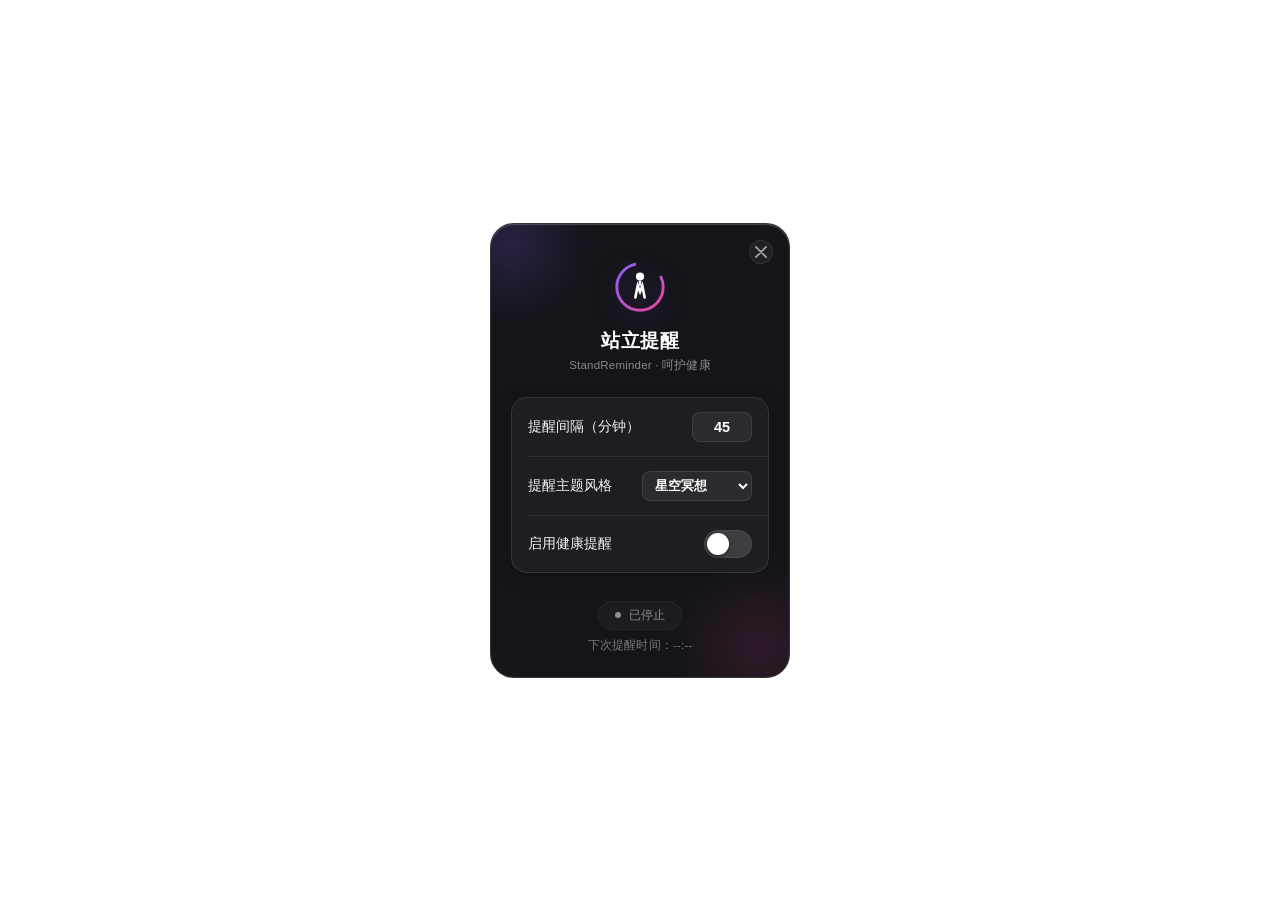
<file: src/index.html>
<!DOCTYPE html>
<html lang="zh-CN">

<head>
    <meta charset="UTF-8">
    <meta name="viewport" content="width=device-width, initial-scale=1.0">
    <title>站立提醒</title>
    <link rel="stylesheet" href="style.css">
</head>

<body>
    <div class="container">
        <!-- Close button at the very top right -->
        <button id="close-btn" class="close-btn" title="隐藏到托盘">
            <svg width="12" height="12" viewBox="0 0 14 14" fill="none" xmlns="http://www.w3.org/2000/svg">
                <path d="M1 1L13 13M1 13L13 1" stroke="currentColor" stroke-width="2" stroke-linecap="round" />
            </svg>
        </button>

        <div class="header">
            <!-- Animated Premium Logo -->
            <div class="app-logo">
                <svg viewBox="0 0 100 100" fill="none" xmlns="http://www.w3.org/2000/svg">
                    <!-- Shifting gradient ring -->
                    <circle cx="50" cy="50" r="40" stroke="url(#logo-grad)" stroke-width="5" stroke-dasharray="180 50"
                        class="logo-ring" />
                    <!-- Standing figure icon -->
                    <circle cx="50" cy="32" r="7" fill="white" />
                    <path d="M42 68 L46 48 L50 58 L54 48 L58 68" stroke="white" stroke-width="4.5"
                        stroke-linecap="round" />
                    <path d="M50 39 L50 48" stroke="white" stroke-width="4.5" />
                    <!-- Linear gradient definition -->
                    <defs>
                        <linearGradient id="logo-grad" x1="0" y1="0" x2="1" y2="1">
                            <stop offset="0%" stop-color="#8B5CF6" />
                            <stop offset="100%" stop-color="#EC4899" />
                        </linearGradient>
                    </defs>
                </svg>
            </div>
            <h1>站立提醒</h1>
            <p>StandReminder · 呵护健康</p>
        </div>

        <div class="card">
            <div class="row">
                <label for="interval">提醒间隔（分钟）</label>
                <div class="input-wrapper">
                    <input type="number" id="interval" value="45" min="1" max="120">
                </div>
            </div>
            <div class="divider"></div>
            <div class="row">
                <label for="bg-style">提醒主题风格</label>
                <div class="select-wrapper">
                    <select id="bg-style">
                        <option value="zen">星空冥想</option>
                        <option value="cyber">赛博霓虹</option>
                        <option value="night">极夜幻境</option>
                        <option value="pulse">律动几何</option>
                        <option value="bloom">绚丽绽放</option>
                        <option value="warp">星空跃迁</option>
                        <option value="crystal">水晶幻境</option>
                        <option value="swirl">时空漩涡</option>
                        <option value="random">🎲 随机主题</option>
                    </select>
                </div>
            </div>
            <div class="divider"></div>
            <div class="row">
                <span>启用健康提醒</span>
                <label class="switch">
                    <input type="checkbox" id="toggle-switch">
                    <span class="slider"></span>
                </label>
            </div>
        </div>

        <div class="status-container">
            <div class="status-badge">
                <span class="status-dot" id="status-dot"></span>
                <span class="status-text" id="status-text">已停止</span>
            </div>
            <div class="next-reminder" id="next-reminder">下次提醒时间：--:--</div>
        </div>
    </div>
    <script src="main.js"></script>
</body>

</html>
</file>
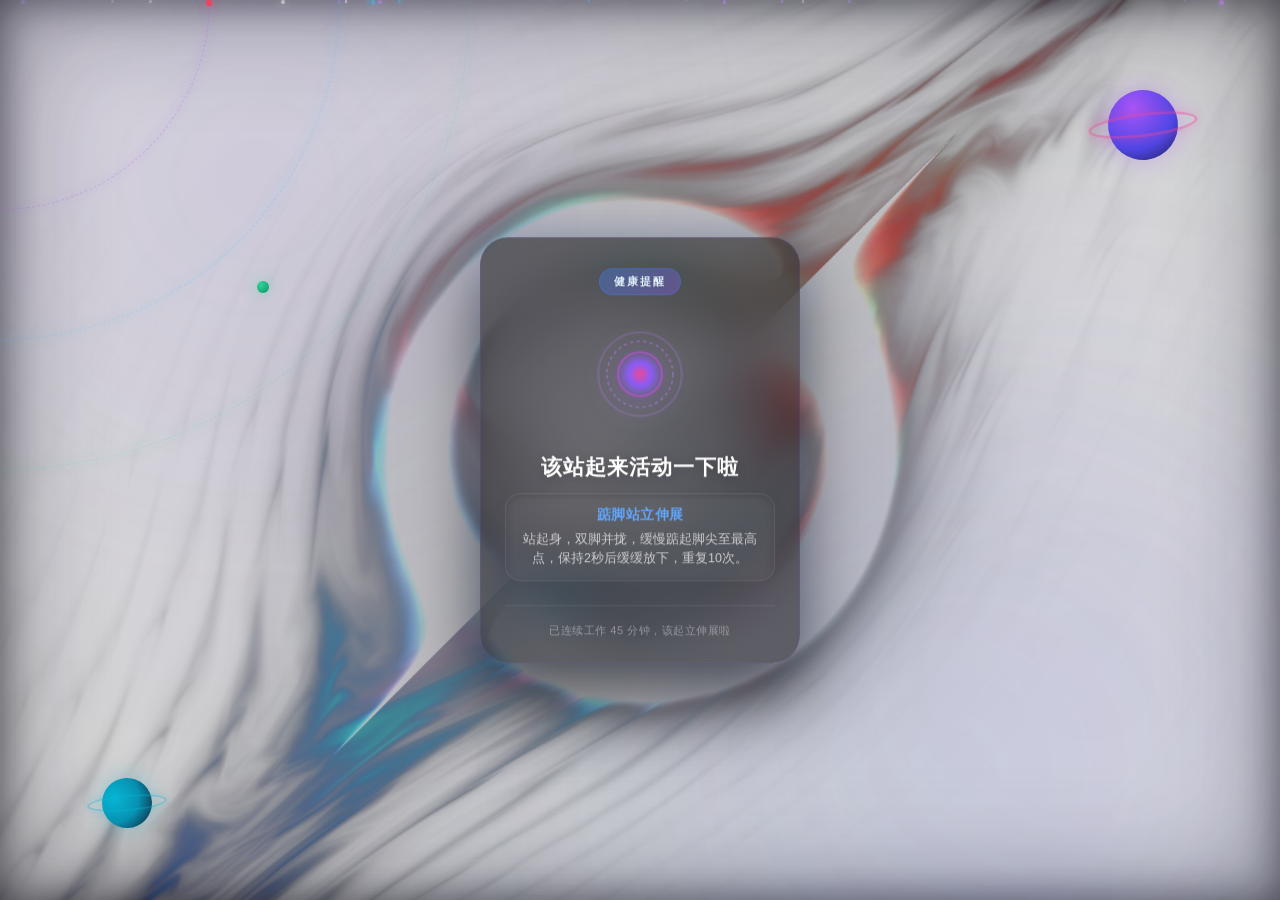
<file: src/alert.html>
<!DOCTYPE html>
<html lang="zh-CN">

<head>
    <meta charset="UTF-8">
    <meta name="viewport" content="width=device-width, initial-scale=1.0">
    <title>站立健康提示</title>
    <link rel="stylesheet" href="alert.css">
</head>

<body>
    <script>
        const bgStyle = localStorage.getItem('bgStyle') || 'zen';
        document.body.className = 'theme-' + bgStyle;
    </script>

    <!-- WebGL Canvas (used by zen theme) -->
    <canvas id="glcanvas"></canvas>

    <!-- Flowing Aurora Border (shared by all themes) -->
    <div class="marquee-border" id="borderElem">
        <div class="aura-glow aura-glow-1"></div>
        <div class="aura-glow aura-glow-2"></div>
        <div class="aura-glow aura-glow-3"></div>
    </div>

    <!-- Theme Effects Layer (dynamically populated by theme JS) -->
    <div id="themeEffectsLayer"></div>

    <!-- Floating Particles in Background -->
    <div class="particles-container" id="particlesContainer"></div>

    <!-- Central Glassmorphism Alert Card -->
    <div class="center-alert" id="centerElem">
        <div class="glass-card">
            <!-- Top badge -->
            <div class="badge">健康提醒</div>
            
            <!-- Dynamic SVG Exercise Icon Area (populated by theme JS) -->
            <div class="icon-section" id="iconSection"></div>

            <!-- Health Guideline Text -->
            <div class="content-section">
                <h2 class="title" id="alertTitle">该站起来活动一下啦</h2>
                <div class="tips-container">
                    <p class="guide-subtitle" id="guideStep">加载中...</p>
                    <p class="guide-desc" id="guideText">跟着上方的动画舒缓身体吧</p>
                </div>
            </div>

            <!-- Visual feedback / progress ring at bottom of card -->
            <div class="glass-footer">
                <span class="footer-tip" id="footerText">关注健康，拒绝久坐</span>
            </div>
        </div>
    </div>
    
    <script type="module" src="alert.js"></script>
</body>

</html>
</file>
<file: src/style.css>
:root {
    --accent-start: #8B5CF6;
    --accent-end: #EC4899;
    --accent-green: #34C759;
    --text-primary: #ffffff;
    --text-secondary: rgba(255, 255, 255, 0.5);
    --border-color: rgba(255, 255, 255, 0.1);
    --card-bg: rgba(255, 255, 255, 0.04);
}

* {
    box-sizing: border-box;
    margin: 0;
    padding: 0;
    font-family: "Outfit", -apple-system, BlinkMacSystemFont, "SF Pro Text", "Segoe UI", Roboto, Helvetica, Arial, sans-serif;
    user-select: none;
}

body {
    background-color: transparent;
    overflow: hidden;
    height: 100vh;
    display: flex;
    align-items: center;
    justify-content: center;
}

/* ============================================
   主面板容器 (Glassmorphism Container)
   ============================================ */
.container {
    width: 300px;
    height: 455px;
    background-color: #141419; /* Opaque background to prevent text leak-through */
    border-radius: 24px;
    overflow: hidden; /* Prevent ambient glow blobs from bleeding into transparent window bounds */
    border: 1px solid rgba(255, 255, 255, 0.14);
    box-shadow: 
        inset 0 1px 0 rgba(255, 255, 255, 0.2),
        inset 0 0 20px rgba(255, 255, 255, 0.02);
    padding: 24px 20px;
    display: flex;
    flex-direction: column;
    position: relative;
    z-index: 1;
    -webkit-app-region: drag; /* Make the entire panel draggable by default */
}

/* Ambient glow blobs inside the container */
.container::before {
    content: '';
    position: absolute;
    top: -60px;
    left: -60px;
    width: 160px;
    height: 160px;
    background: radial-gradient(circle, rgba(139, 92, 246, 0.18) 0%, rgba(139, 92, 246, 0) 70%);
    pointer-events: none;
    z-index: -1;
    animation: float-blob-1 12s ease-in-out infinite alternate;
}

.container::after {
    content: '';
    position: absolute;
    bottom: -60px;
    right: -60px;
    width: 180px;
    height: 180px;
    background: radial-gradient(circle, rgba(236, 72, 153, 0.12) 0%, rgba(236, 72, 153, 0) 70%);
    pointer-events: none;
    z-index: -1;
    animation: float-blob-2 15s ease-in-out infinite alternate;
}

@keyframes float-blob-1 {
    0% { transform: translate(0, 0) scale(1); }
    100% { transform: translate(30px, 20px) scale(1.15); }
}

@keyframes float-blob-2 {
    0% { transform: translate(0, 0) scale(1); }
    100% { transform: translate(-30px, -20px) scale(1.1); }
}

/* ============================================
   头部与关闭按钮
   ============================================ */
.header {
    text-align: center;
    margin-bottom: 24px;
    margin-top: 10px;
    -webkit-app-region: drag;
    position: relative;
    z-index: 2;
}

.close-btn {
    position: absolute;
    top: 16px; /* Inset from top to prevent clipping and align with container padding */
    right: 16px; /* Inset from right */
    background: rgba(255, 255, 255, 0.05);
    border: 1px solid rgba(255, 255, 255, 0.08);
    border-radius: 50%;
    width: 24px;
    height: 24px;
    display: flex;
    align-items: center;
    justify-content: center;
    cursor: pointer;
    -webkit-app-region: no-drag;
    color: rgba(255, 255, 255, 0.6);
    transition: all 0.25s ease;
    z-index: 10;
}

.close-btn:hover {
    background: rgba(239, 68, 68, 0.2);
    border-color: rgba(239, 68, 68, 0.3);
    color: #ff9b9b;
    transform: scale(1.05);
}

.close-btn svg {
    display: block;
}

/* Animated Logo */
.app-logo {
    width: 58px;
    height: 58px;
    margin: 0 auto 12px auto;
    filter: drop-shadow(0 4px 12px rgba(139, 92, 246, 0.3));
    -webkit-app-region: no-drag;
}

.logo-ring {
    animation: rotate-logo-ring 14s linear infinite;
    transform-origin: 50px 50px;
}

@keyframes rotate-logo-ring {
    0% { transform: rotate(0deg); }
    100% { transform: rotate(360deg); }
}

h1 {
    font-size: 19px;
    font-weight: 700;
    color: var(--text-primary);
    margin-bottom: 4px;
    letter-spacing: 0.5px;
}

p {
    font-size: 11.5px;
    color: var(--text-secondary);
    letter-spacing: 0.2px;
}

/* ============================================
   设置项卡片
   ============================================ */
.card {
    background: var(--card-bg);
    border: 1px solid var(--border-color);
    border-radius: 16px;
    overflow: hidden;
    box-shadow: 0 4px 20px rgba(0, 0, 0, 0.15);
    margin-bottom: 20px;
    z-index: 2;
    -webkit-app-region: no-drag; /* Prevent card area from triggering drag */
}

.row {
    display: flex;
    justify-content: space-between;
    align-items: center;
    padding: 14px 16px;
    transition: background-color 0.2s ease;
}

.row:hover {
    background-color: rgba(255, 255, 255, 0.02);
}

.row span, .row label {
    font-size: 14px;
    color: rgba(255, 255, 255, 0.95);
    font-weight: 500;
    cursor: pointer;
}

/* 数字输入框 */
.input-wrapper {
    -webkit-app-region: no-drag;
}

input[type="number"] {
    width: 60px;
    height: 30px;
    text-align: center;
    border: 1px solid rgba(255, 255, 255, 0.1);
    background: rgba(255, 255, 255, 0.06);
    border-radius: 8px;
    font-size: 14.5px;
    font-weight: 600;
    color: #ffffff;
    outline: none;
    transition: all 0.25s ease;
}

input[type="number"]:focus {
    border-color: rgba(139, 92, 246, 0.5);
    background: rgba(255, 255, 255, 0.1);
    box-shadow: 0 0 10px rgba(139, 92, 246, 0.2);
}

input[type="number"]::-webkit-inner-spin-button, 
input[type="number"]::-webkit-outer-spin-button {
    -webkit-appearance: none;
    margin: 0;
}

/* 下拉选择框 */
.select-wrapper {
    -webkit-app-region: no-drag;
}

select {
    width: 110px;
    height: 30px;
    padding: 0 8px;
    border: 1px solid rgba(255, 255, 255, 0.1);
    background: rgba(255, 255, 255, 0.06);
    border-radius: 8px;
    font-size: 12.5px;
    font-weight: 600;
    color: #ffffff;
    outline: none;
    cursor: pointer;
    transition: all 0.25s ease;
    text-align-last: left;
    padding-left: 8px;
}

select:focus {
    border-color: rgba(139, 92, 246, 0.5);
    background: rgba(255, 255, 255, 0.1);
    box-shadow: 0 0 10px rgba(139, 92, 246, 0.2);
}

select option {
    background-color: #141419;
    color: #ffffff;
    font-weight: 500;
}

.divider {
    height: 1px;
    background: rgba(255, 255, 255, 0.08);
    margin-left: 16px;
}

/* ============================================
   滑动开关 (Toggle Switch)
   ============================================ */
.switch {
    position: relative;
    display: inline-block;
    width: 48px;
    height: 28px;
    -webkit-app-region: no-drag;
}

.switch input { 
    opacity: 0;
    width: 0;
    height: 0;
}

.slider {
    position: absolute;
    cursor: pointer;
    top: 0;
    left: 0;
    right: 0;
    bottom: 0;
    background-color: rgba(255, 255, 255, 0.15);
    transition: .3s cubic-bezier(0.25, 1, 0.5, 1);
    border-radius: 30px;
    border: 1px solid rgba(255, 255, 255, 0.05);
}

.slider:before {
    position: absolute;
    content: "";
    height: 22px;
    width: 22px;
    left: 2px;
    bottom: 2px;
    background-color: white;
    transition: .3s cubic-bezier(0.25, 1, 0.5, 1);
    border-radius: 50%;
    box-shadow: 0 2px 5px rgba(0, 0, 0, 0.35);
}

input:checked + .slider {
    background: linear-gradient(135deg, var(--accent-start), var(--accent-end));
    border-color: transparent;
    box-shadow: 0 0 12px rgba(139, 92, 246, 0.3);
}

input:checked + .slider:before {
    transform: translateX(20px);
}

/* ============================================
   底部状态徽章 (Status Badge)
   ============================================ */
.status-container {
    margin-top: auto;
    display: flex;
    flex-direction: column;
    align-items: center;
    gap: 8px;
    z-index: 2;
}

.next-reminder {
    font-size: 11.5px;
    color: var(--text-secondary);
    font-weight: 500;
    transition: all 0.35s ease;
    opacity: 0.85;
    letter-spacing: 0.2px;
}

.status-container.active .next-reminder {
    color: rgba(255, 255, 255, 0.75);
    text-shadow: 0 0 10px rgba(139, 92, 246, 0.15);
}

.status-badge {
    display: inline-flex;
    align-items: center;
    gap: 8px;
    padding: 6px 16px;
    border-radius: 20px;
    background: rgba(255, 255, 255, 0.03);
    border: 1px solid rgba(255, 255, 255, 0.05);
    box-shadow: inset 0 1px 3px rgba(0, 0, 0, 0.1);
    transition: all 0.35s cubic-bezier(0.25, 1, 0.5, 1);
    -webkit-app-region: no-drag; /* Prevent badge area from triggering drag */
}

.status-dot {
    width: 6px;
    height: 6px;
    border-radius: 50%;
    background-color: #8E8E93;
    transition: all 0.35s ease;
}

.status-text {
    font-size: 11.5px;
    color: var(--text-secondary);
    font-weight: 500;
    transition: all 0.35s ease;
}

/* Active State Badge */
.status-container.active .status-badge {
    background: rgba(139, 92, 246, 0.08);
    border-color: rgba(139, 92, 246, 0.18);
    box-shadow: 0 4px 15px rgba(139, 92, 246, 0.05);
}

.status-container.active .status-dot {
    background-color: var(--accent-green);
    box-shadow: 
        0 0 6px var(--accent-green),
        0 0 12px var(--accent-green);
    animation: pulse-dot 2.5s infinite;
}

.status-container.active .status-text {
    color: #e9d5ff; /* Light purple */
}

@keyframes pulse-dot {
    0%, 100% {
        opacity: 0.8;
        transform: scale(1);
    }
    50% {
        opacity: 1;
        transform: scale(1.2);
    }
}
</file>
<file: src/alert.css>
* {
    margin: 0;
    padding: 0;
    box-sizing: border-box;
}

body, html {
    width: 100vw;
    height: 100vh;
    background-color: transparent;
    overflow: hidden;
    pointer-events: none;
    user-select: none;
    font-family: "Outfit", -apple-system, BlinkMacSystemFont, "SF Pro Display", "Segoe UI", Roboto, Helvetica, Arial, sans-serif;
    color: #ffffff;
}

/* ============================================
   流光极光边缘 (Shared Aurora Border)
   ============================================ */
.marquee-border {
    position: absolute;
    inset: 0;
    overflow: hidden;
    pointer-events: none;
    opacity: 0;
    background: rgba(0, 0, 0, 0.05);
    box-shadow: 
        inset 0 0 100px rgba(0, 0, 0, 0.3),
        inset 0 0 30px rgba(0, 0, 0, 0.2);
    transition: opacity 2s cubic-bezier(0.25, 1, 0.5, 1);
    z-index: 1;
}

.marquee-border.active {
    opacity: 1;
}

/* Glowing Aurora Blobs (default colors = Aura theme) */
.aura-glow {
    position: absolute;
    border-radius: 50%;
    filter: blur(140px);
    opacity: 0.45;
    mix-blend-mode: screen;
    transition: all 3s cubic-bezier(0.25, 1, 0.5, 1);
}

.aura-glow-1 {
    width: 80vw;
    height: 80vh;
    top: -20vh;
    left: -20vw;
    background: radial-gradient(circle, rgba(236, 72, 153, 0.6) 0%, rgba(236, 72, 153, 0) 70%);
    animation: aura-move-1 25s ease-in-out infinite alternate;
}

.aura-glow-2 {
    width: 90vw;
    height: 90vh;
    bottom: -30vh;
    right: -20vw;
    background: radial-gradient(circle, rgba(139, 92, 246, 0.55) 0%, rgba(139, 92, 246, 0) 70%);
    animation: aura-move-2 30s ease-in-out infinite alternate;
}

.aura-glow-3 {
    width: 70vw;
    height: 70vh;
    top: 40vh;
    left: 50vw;
    background: radial-gradient(circle, rgba(6, 182, 212, 0.45) 0%, rgba(6, 182, 212, 0) 70%);
    animation: aura-move-3 20s ease-in-out infinite alternate;
}

@keyframes aura-move-1 {
    0% { transform: translate(0, 0) scale(1) rotate(0deg); }
    50% { transform: translate(15vw, 8vh) scale(1.15) rotate(120deg); }
    100% { transform: translate(-8vw, 16vh) scale(0.95) rotate(240deg); }
}

@keyframes aura-move-2 {
    0% { transform: translate(0, 0) scale(1) rotate(0deg); }
    50% { transform: translate(-18vw, -12vh) scale(0.9) rotate(-180deg); }
    100% { transform: translate(8vw, -4vh) scale(1.2) rotate(-360deg); }
}

@keyframes aura-move-3 {
    0% { transform: translate(0, 0) scale(1) rotate(0deg); }
    50% { transform: translate(-8vw, 12vh) scale(1.25) rotate(90deg); }
    100% { transform: translate(12vw, -8vh) scale(0.85) rotate(270deg); }
}

/* ============================================
   主题特效图层容器
   ============================================ */
#themeEffectsLayer {
    position: absolute;
    inset: 0;
    pointer-events: none;
    z-index: 1;
    overflow: hidden;
}

/* ============================================
   漂浮粒子容器
   ============================================ */
.particles-container {
    position: absolute;
    inset: 0;
    pointer-events: none;
    z-index: 2;
    overflow: hidden;
}

@keyframes float-upwards {
    0% {
        transform: translateY(110vh) translateX(0) scale(1);
        opacity: 0;
    }
    10% { opacity: 0.6; }
    90% { opacity: 0.6; }
    100% {
        transform: translateY(-10vh) translateX(50px) scale(0.5);
        opacity: 0;
    }
}

/* ============================================
   WebGL 画布
   ============================================ */
#glcanvas {
    position: absolute;
    inset: 0;
    width: 100vw;
    height: 100vh;
    z-index: 0;
    pointer-events: none;
    opacity: 0;
    transition: opacity 2.5s ease-in-out;
}

/* ============================================
   居中提示卡片 (Glassmorphism Card)
   ============================================ */
.center-alert {
    position: absolute;
    top: 50%;
    left: 50%;
    transform: translate(-50%, -42%) scale(0.92);
    opacity: 0;
    display: flex;
    align-items: center;
    justify-content: center;
    z-index: 10;
    transition: all 1.8s cubic-bezier(0.34, 1.56, 0.64, 1);
}

.center-alert.show {
    transform: translate(-50%, -50%) scale(1);
    opacity: 1;
}

.glass-card {
    width: 320px;
    padding: 30px 24px 24px 24px;
    border-radius: 28px;
    background: rgba(20, 20, 22, 0.55);
    backdrop-filter: blur(25px) saturate(140%);
    -webkit-backdrop-filter: blur(25px) saturate(140%);
    border: 1px solid rgba(255, 255, 255, 0.12);
    box-shadow: 
        0 30px 70px rgba(0, 0, 0, 0.5),
        inset 0 1px 0 rgba(255, 255, 255, 0.15),
        0 0 30px rgba(139, 92, 246, 0.1);
    
    display: flex;
    flex-direction: column;
    align-items: center;
    text-align: center;
    
    animation: card-float 6s ease-in-out infinite;
}

@keyframes card-float {
    0%, 100% {
        transform: translateY(0);
        box-shadow: 
            0 30px 70px rgba(0, 0, 0, 0.5),
            inset 0 1px 0 rgba(255, 255, 255, 0.15),
            0 0 30px rgba(139, 92, 246, 0.1);
    }
    50% {
        transform: translateY(-8px);
        box-shadow: 
            0 35px 80px rgba(0, 0, 0, 0.55),
            inset 0 1px 0 rgba(255, 255, 255, 0.2),
            0 0 40px rgba(139, 92, 246, 0.2);
    }
}

/* Badge style */
.badge {
    background: linear-gradient(135deg, rgba(139, 92, 246, 0.35), rgba(236, 72, 153, 0.35));
    border: 1px solid rgba(255, 255, 255, 0.15);
    color: #f3e8ff;
    font-size: 11px;
    padding: 5px 14px;
    border-radius: 20px;
    font-weight: 600;
    letter-spacing: 2px;
    text-shadow: 0 1px 2px rgba(0, 0, 0, 0.2);
    margin-bottom: 24px;
}

/* ============================================
   SVG 图标段
   ============================================ */
.icon-section {
    width: 110px;
    height: 110px;
    display: flex;
    align-items: center;
    justify-content: center;
    margin-bottom: 24px;
    position: relative;
}

.stretch-icon {
    width: 100%;
    height: 100%;
    filter: drop-shadow(0 4px 12px rgba(139, 92, 246, 0.4));
    transition: opacity 0.5s ease;
}

.stretch-icon.hidden {
    display: none;
}

/* ============================================
   文本内容区
   ============================================ */
.content-section {
    width: 100%;
    margin-bottom: 24px;
}

.title {
    font-size: 21px;
    font-weight: 700;
    color: #ffffff;
    letter-spacing: 1px;
    margin-bottom: 12px;
    text-shadow: 0 2px 10px rgba(0, 0, 0, 0.25);
}

.tips-container {
    background: rgba(255, 255, 255, 0.05);
    border-radius: 16px;
    padding: 12px 16px;
    border: 1px solid rgba(255, 255, 255, 0.06);
    box-shadow: inset 0 2px 8px rgba(0, 0, 0, 0.15);
    min-height: 86px;
    display: flex;
    flex-direction: column;
    justify-content: center;
    transition: opacity 0.4s ease, transform 0.4s ease;
}

.tips-container.tip-fade-out {
    opacity: 0;
    transform: translateY(6px);
}

.tips-container.tip-fade-in {
    animation: tip-slide-in 0.4s ease forwards;
}

@keyframes tip-slide-in {
    from { opacity: 0; transform: translateY(-6px); }
    to { opacity: 1; transform: translateY(0); }
}

.guide-subtitle {
    font-size: 14px;
    font-weight: 600;
    color: #c084fc;
    margin-bottom: 6px;
    letter-spacing: 0.5px;
}

.guide-desc {
    font-size: 12.5px;
    font-weight: 400;
    color: rgba(255, 255, 255, 0.7);
    line-height: 1.5;
}

/* ============================================
   卡片页脚
   ============================================ */
.glass-footer {
    width: 100%;
    padding-top: 14px;
    border-top: 1px solid rgba(255, 255, 255, 0.08);
}

.footer-tip {
    font-size: 11px;
    color: rgba(255, 255, 255, 0.4);
    letter-spacing: 0.5px;
}
</file>
